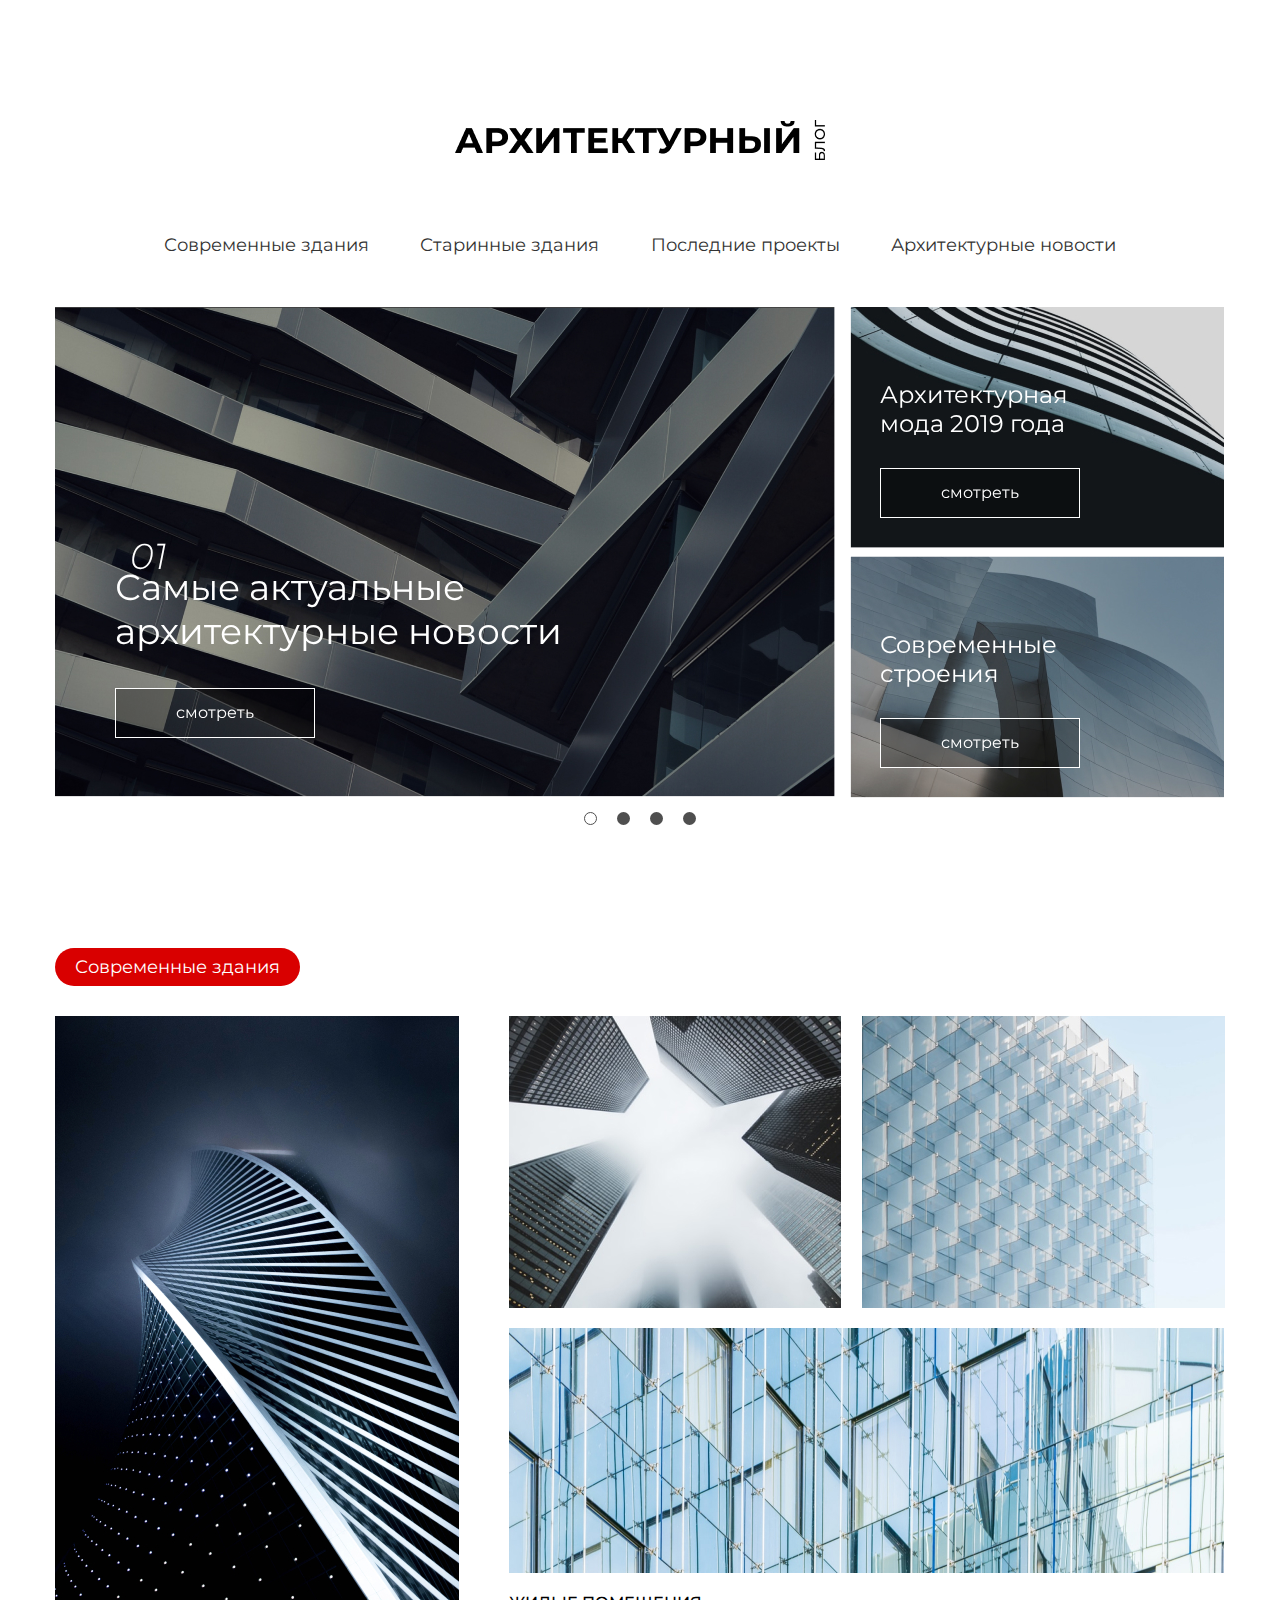
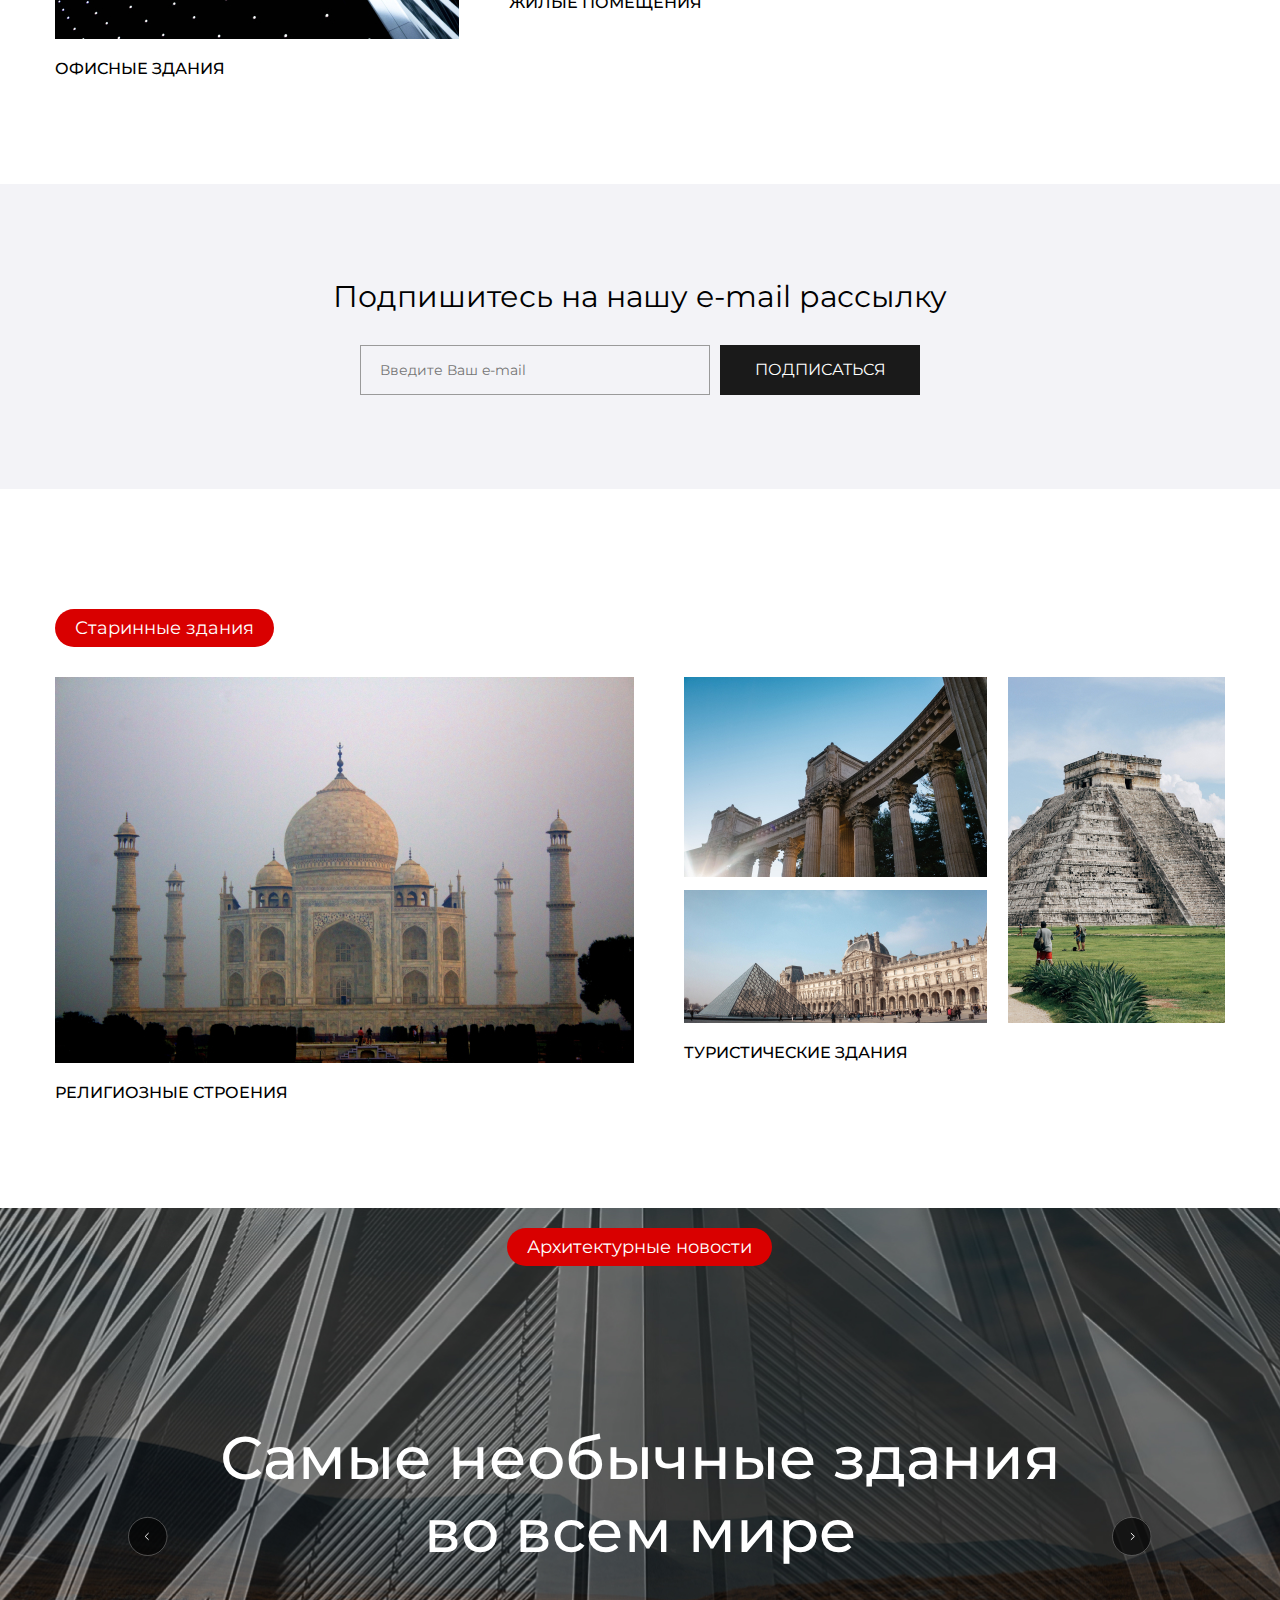
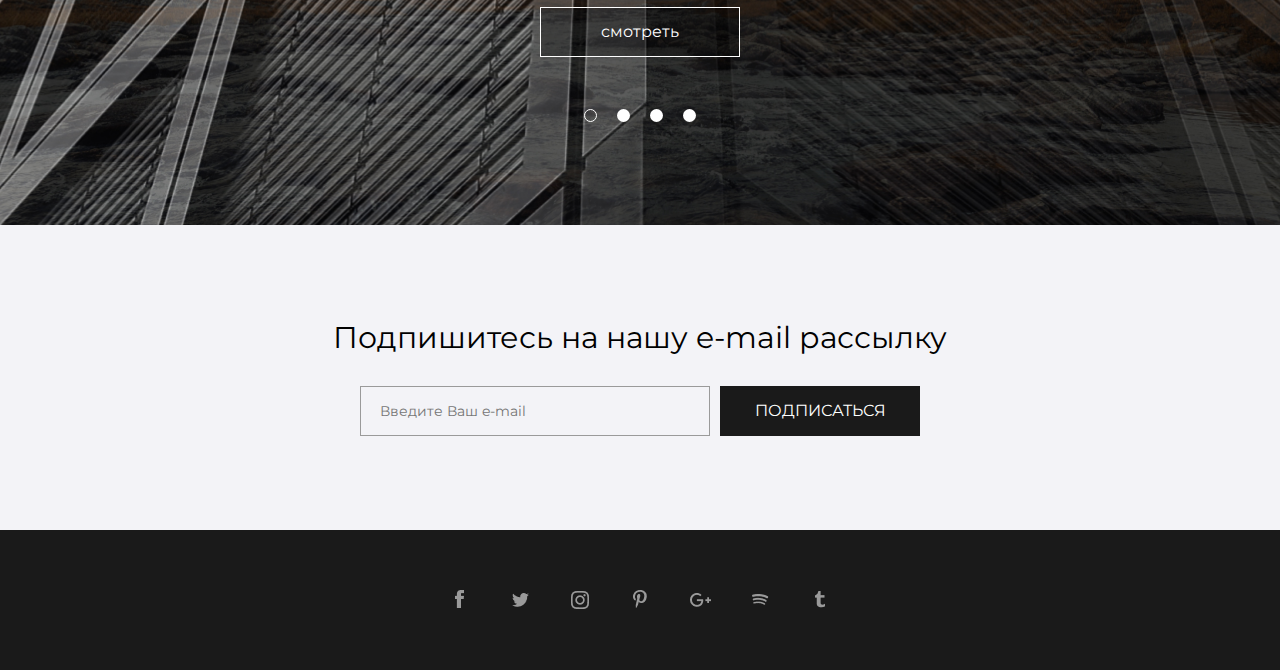
<file: index.html>
<!DOCTYPE html>
<html lang="ru">

<head>
  <meta charset="UTF-8">
  <meta name="viewport" content="width=device-width, initial-scale=1.0">
  <link rel="stylesheet" href="css/style.css">
  <title>Архитектурный блог</title>
</head>

<body>
  <header class="page-header">
<div class="container1">
  <div class="page-header__rows">
    <a href="index.html" class="logo">
      <img src="img/main/Vector.png" width="370" height="40" alt="Логотип">
    </a>
    <nav class="main-nav">
      <ul class="main-nav__list">
        <li class="main-nav__item"><a href="architect_news.html">Современные здания</a></li>
        <li class="main-nav__item"><a href="architect_news.html">Старинные здания</a></li>
        <li class="main-nav__item"><a href="architect_news.html">Последние проекты</a></li>
        <li class="main-nav__item"><a href="architect_news.html">Архитектурные новости</a></li>
      </ul>
    </nav>
  </div>
</div>  </header>

  <main>
    <h1 class="visually-hidden">Архитектурный блог</h1>
    <section class="introduction">
      <div class="container2">
        <h2 class="visually-hidden">Введение</h2>

        <div class="slider">
          <div class="slider__item">
            <div class="intr__row">
              <div class="intr-content__big">
                <img src="img/main/Bitmap.jpg" alt="Здание">
                <p class="intr-content__number">01</p>
                <p>Самые актуальные архитектурные новости</p>
                <a href="#" class="btn">смотреть</a>
              </div>
              <div class="intr-content__small">
                <div class="intr-content__item">
                  <img src="img/main/Bitmap (1).jpg" alt="Здание">
                  <p>Архитектурная мода 2019 года</p>
                  <a href="#" class="btn">смотреть</a>
                </div>
                <div class="intr-content__item">
                  <img src="img/main/Bitmap (2).jpg" alt="Здание">
                  <p>Современные строения </p>
                  <a href="#" class="btn">смотреть</a>
                </div>
              </div>
            </div>
          </div>

          <div class="slider__item">
            <div class="intr__row">
              <div class="intr-content__big">
                <img src="img/main/Bitmap.jpg" alt="Здание">
                <p class="intr-content__number">02</p>
                <p>Самые актуальные архитектурные новости</p>
                <a href="#" class="btn">смотреть</a>
              </div>
              <div class="intr-content__small">
                <div class="intr-content__item">
                  <img src="img/main/Bitmap (1).jpg" alt="Здание">
                  <p>Архитектурная мода 2019 года</p>
                  <a href="#" class="btn">смотреть</a>
                </div>
                <div class="intr-content__item">
                  <img src="img/main/Bitmap (2).jpg" alt="Здание">
                  <p>Современные строения </p>
                  <a href="#" class="btn">смотреть</a>
                </div>
              </div>
            </div>
          </div>

          <div class="slider__item">
            <div class="intr__row">
              <div class="intr-content__big">
                <img src="img/main/Bitmap.jpg" alt="Здание">
                <p class="intr-content__number">03</p>
                <p>Самые актуальные архитектурные новости</p>
                <a href="#" class="btn">смотреть</a>
              </div>
              <div class="intr-content__small">
                <div class="intr-content__item">
                  <img src="img/main/Bitmap (1).jpg" alt="Здание">
                  <p>Архитектурная мода 2019 года</p>
                  <a href="#" class="btn">смотреть</a>
                </div>
                <div class="intr-content__item">
                  <img src="img/main/Bitmap (2).jpg" alt="Здание">
                  <p>Современные строения </p>
                  <a href="#" class="btn">смотреть</a>
                </div>
              </div>
            </div>
          </div>


          <div class="slider__item">
            <div class="intr__row">
              <div class="intr-content__big">
                <img src="img/main/Bitmap.jpg" alt="Здание">
                <p class="intr-content__number">04</p>
                <p>Самые актуальные архитектурные новости</p>
                <a href="#" class="btn">смотреть</a>
              </div>
              <div class="intr-content__small">
                <div class="intr-content__item">
                  <img src="img/main/Bitmap (1).jpg" alt="Здание">
                  <p>Архитектурная мода 2019 года</p>
                  <a href="#" class="btn">смотреть</a>
                </div>
                <div class="intr-content__item">
                  <img src="img/main/Bitmap (2).jpg" alt="Здание">
                  <p>Современные строения </p>
                  <a href="#" class="btn">смотреть</a>
                </div>
              </div>
            </div>
          </div>

        </div>
    </section>

    <section class="Modern-buildings">
      <div class="container2">
        <h2 class="red-heading">Современные здания</h2>
        <div class="Modern-buildings__row">
          <div class="Modern-buildings__office">
            <img src="img/main/sasha-yudaev-FOYsU4uQqqM-unsplash 1.jpg" alt="Здание">
            <a href="#">офисные здания</a>
          </div>
          <div class="Modern-buildings__residential">
            <div class="Modern-buildings__top">
              <img src="img/main/yann-allegre-v1jO6pN45_4-unsplash 1.jpg" alt="Здание">
              <img src="img/main/jude-beck-sPuSvj2g_C8-unsplash 1.jpg" alt="Здание">
            </div>
            <div class="Modern-buildings__bottom">
              <img src="img/main/mark-boss-Xf2kJBZ2aJA-unsplash 1.jpg" alt="Здание">
              <a href="#">жилые помещения</a>
            </div>
          </div>
        </div>
      </div>
    </section>

<section class="form-mailing">
  <form class="form" id="form" action="#">
    <h2 class="visually-hidden">Форма подписки</h2>
    <div class="form__group">
      <label for="formEmail" class="form__label">Подпишитесь на нашу e-mail рассылку</label>
      <input id="formEmail" type="text" name="email" class="form__input" placeholder="Введите Ваш e-mail">
      <button class="form__button" type="submit">подписаться</button>
    </div>
  </form>
</section>

    <section class="Old-build">
      <div class="container2">
        <h2 class="red-heading">Старинные здания</h2>
        <div class="Old-build__row">
          <div class="Old-build__religious">
            <img src="img/main/krishna-moorthy-d-SPvxAdwoUzw-unsplash 1.jpg" alt="Здание">
            <a href="#">религиозные строения</a>
          </div>
          <div class="Old-build__tourist">
            <div class="Old-build__left">
              <img src="img/main/ashim-d-silva-_4HhZOUEwmw-unsplash 1.jpg" alt="Здание">
              <img src="img/main/yeo-khee-hyZ8ln856Ag-unsplash 1.jpg" alt="Здание">
              <a href="#">туристические здания</a>
            </div>
            <div class="Old-build__right">
              <img src="img/main/filip-gielda-VPavA7BBxK0-unsplash 1.jpg" alt="Здание">
            </div>
          </div>
        </div>
      </div>
    </section>

    <section class="news">
      <h2 class="red-heading">Архитектурные новости</h2>

      <div class="slider1">
        <div class="slider__item">
          <img src="img/main/Bitmap (3).jpg" alt="здание">
          <p>Самые необычные здания <span>во всем мире</span></p>
          <a class="btn" href="#">смотреть</a>
        </div>

        <div class="slider__item">
          <img src="img/main/2.jpg" alt="здание">
          <p>Самые необычные здания <span>во всем мире</span></p>
          <a class="btn" href="#">смотреть</a>
        </div>

        <div class="slider__item">
          <img src="img/main/3.jpg" alt="здание">
          <p>Самые необычные здания <span>во всем мире</span></p>
          <a class="btn" href="#">смотреть</a>
        </div>

        <div class="slider__item">
          <img src="img/main/4.jpg" alt="здание">
          <p>Самые необычные здания <span>во всем мире</span></p>
          <a class="btn" href="#">смотреть</a>
        </div>
      </div>

    </section>

<section class="form-mailing">
  <form class="form" id="form" action="#">
    <h2 class="visually-hidden">Форма подписки</h2>
    <div class="form__group">
      <label for="formEmail" class="form__label">Подпишитесь на нашу e-mail рассылку</label>
      <input id="formEmail" type="text" name="email" class="form__input" placeholder="Введите Ваш e-mail">
      <button class="form__button" type="submit">подписаться</button>
    </div>
  </form>
</section>
  </main>

<footer class="footer">
  <div class="footer__container">
    <div class="footer__row">
      <a class="social-btn-fb social-btn" href="#">Фейсбук</a>
      <a class="social-btn-tv social-btn" href="#">Твитер</a>
      <a class="social-btn-in social-btn" href="#">Инстаграм</a>
      <a class="social-btn-p social-btn" href="#">Пинтерест</a>
      <a class="social-btn-go social-btn" href="#">Гугл</a>
      <a class="social-btn-hy social-btn" href="#">Спотифай</a>
      <a class="social-btn-t social-btn" href="#">Тамбл</a>
    </div>
  </div>
</footer>
  <script src="https://code.jquery.com/jquery-3.6.0.min.js"></script>
  <script src="js/slick.min.js"></script>
  <script src="js/script.js"></script>
</body>

</html>
</file>
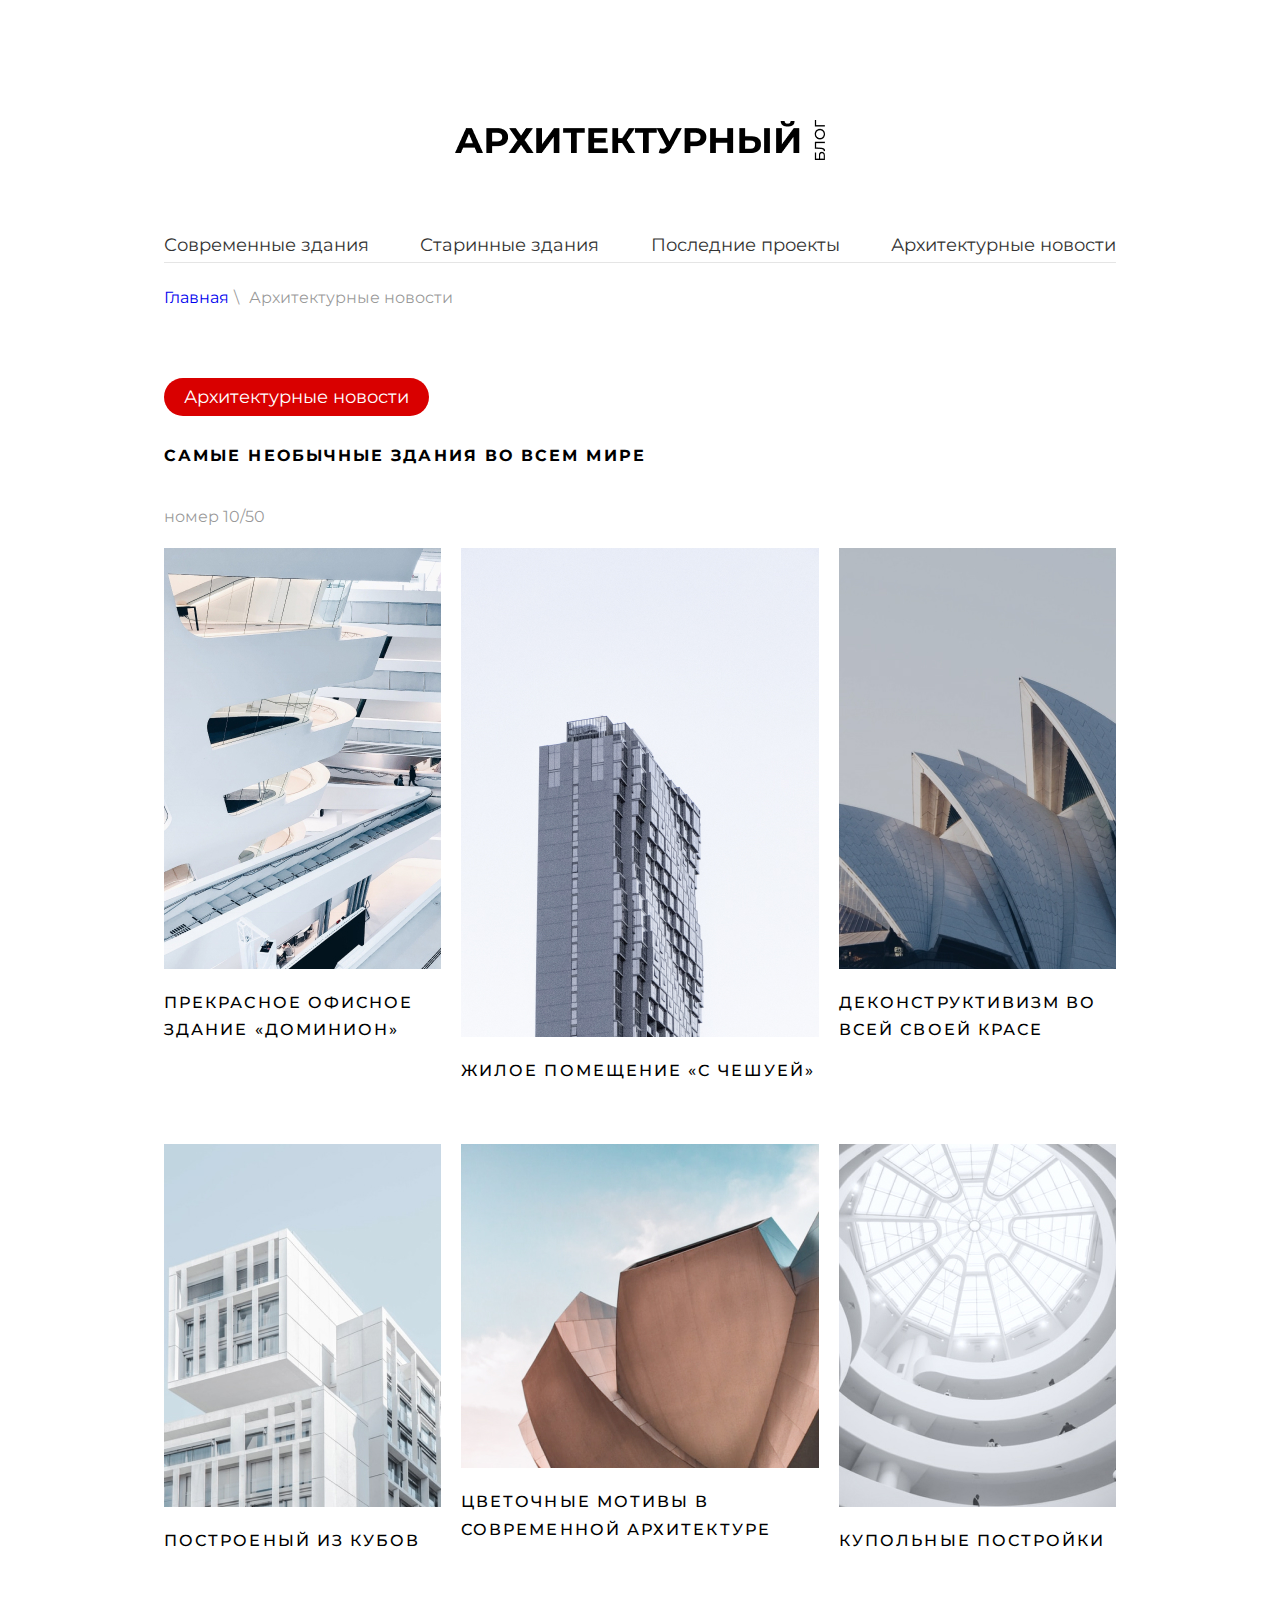
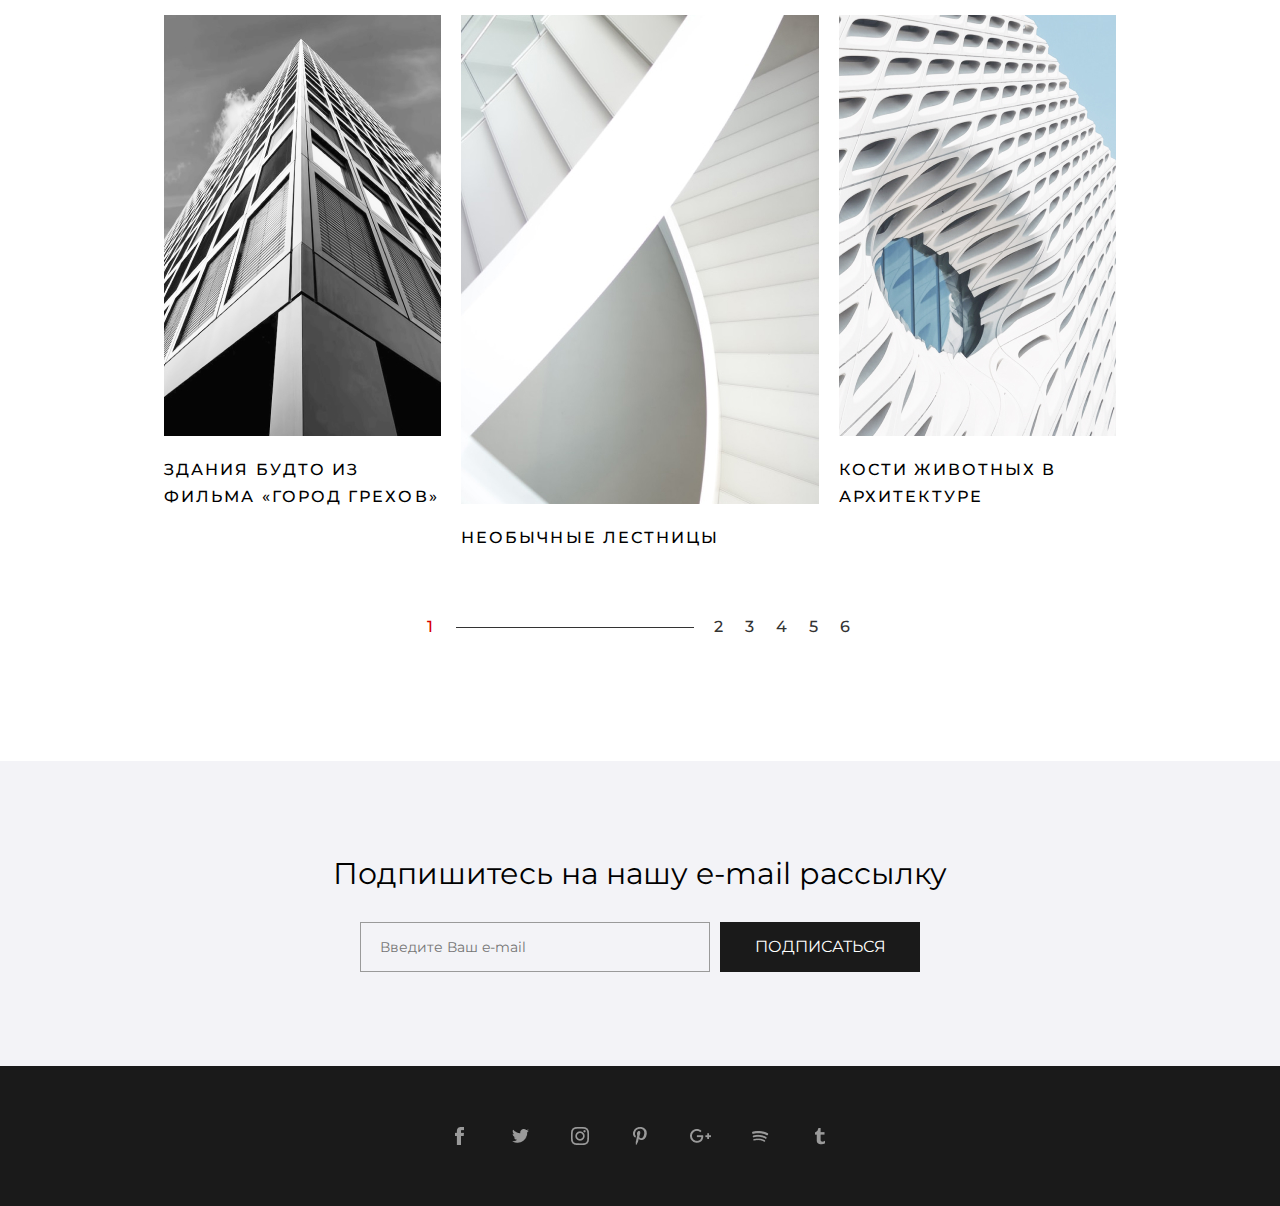
<file: architect_news.html>
<!DOCTYPE html>
<html lang="ru">

<head>
  <meta charset="UTF-8">
  <meta name="viewport" content="width=device-width, initial-scale=1.0">
  <link rel="stylesheet" href="css/style.css">
  <title>Архитектурный блог</title>
</head>

<body>
  <header class="page-header">
<div class="container1">
  <div class="page-header__rows">
    <a href="index.html" class="logo">
      <img src="img/main/Vector.png" width="370" height="40" alt="Логотип">
    </a>
    <nav class="main-nav">
      <ul class="main-nav__list">
        <li class="main-nav__item"><a href="architect_news.html">Современные здания</a></li>
        <li class="main-nav__item"><a href="architect_news.html">Старинные здания</a></li>
        <li class="main-nav__item"><a href="architect_news.html">Последние проекты</a></li>
        <li class="main-nav__item"><a href="architect_news.html">Архитектурные новости</a></li>
      </ul>
    </nav>
  </div>
</div>
    <div class="container1">
      <ol class="main-breadcrumbs">
        <li><a href="index.html"><span>Главная</span></a></li>
        <li class="active"><span>Архитектурные новости</span></li>
      </ol>
    </div>
  </header>

  <main>
    <div class="container1">
      <h1 class="red-heading">Архитектурные новости</h1>
    </div>
    <section class="main-content">
      <div class="container1">
        <h2 class="main-content__heading">Самые необычные здания во всем мире</h2>
        <p class="main-content__heading__num">номер 10/50</p>
        <ul class="news-list">
          <li>
            <a href="news-item.html">
              <div class="image">
                <img src="img/news/martino-pietropoli-rcCyqpGwWb8-unsplash 3.jpg" width="277" height="421" alt="Здание">
                <button>перейти</button>
              </div>
              <p>прекрасное Офисное здание «Доминион»</p>
            </a>
          </li>
          <li>
            <a href="news-item.html">
              <div class="image">
                <img src="img/news/mitchell-luo-Rzvqw-4EQ00-unsplash 3.jpg" width="358" height="489" alt="Здание">
                <button>перейти</button>
              </div>
              <p>жилое помещение «с чешуей»</p>
            </a>
          </li>
          <li>
            <a href="news-item.html">
              <div class="image">
                <img src="img/news/Mask Group.jpg" width="277" height="421" alt="Здание">
                <button>перейти</button>
              </div>
              <p>деконструктивизм во всей своей красе</p>
            </a>
          </li>
          <li>
            <a href="news-item.html">
              <div class="image">
                <img src="img/news/martino-pietropoli-rcCyqpGwWb8-unsplash 2.jpg" width="277" height="363" alt="Здание">
                <button>перейти</button>
              </div>
              <p>построеный из кубов</p>
            </a>
          </li>
          <li>
            <a href="news-item.html">
              <div class="image">
                <img src="img/news/mitchell-luo-Rzvqw-4EQ00-unsplash 2.jpg" width="358" height="324" alt="Здание">
                <button>перейти</button>
              </div>
              <p>цветочные мотивы в современной архитектуре</p>
            </a>
          </li>
          <li>
            <a href="news-item.html">
              <div class="image">
                <img src="img/news/Mask Group (1).jpg" width="277" height="363" alt="Здание">
                <button>перейти</button>
              </div>
              <p>купольные постройки</p>
            </a>
          </li>
          <li>
            <a href="news-item.html">
              <div class="image">
                <img src="img/news/martino-pietropoli-rcCyqpGwWb8-unsplash 5.jpg" width="277" height="421" alt="Здание">
                <button>перейти</button>
              </div>
              <p>здания будто из фильма «город грехов»</p>
            </a>
          </li>
          <li>
            <a href="news-item.html">
              <div class="image">
                <img src="img/news/mitchell-luo-Rzvqw-4EQ00-unsplash 5.jpg" width="358" height="489" alt="Здание">
                <button>перейти</button>
              </div>
              <p>необычные лестницы</p>
            </a>
          </li>
          <li>
            <a href="news-item.html">
              <div class="image">
                <img src="img/news/Mask Group (2).jpg" width="277" height="421" alt="Здание">
                <button>перейти</button>
              </div>
              <p>кости животных в архитектуре</p>
            </a>
          </li>
        </ul>
        <ul class="number-page">
          <li class="active"><a href="#">1</a></li>
          <li><a href="#">2</a></li>
          <li><a href="#">3</a></li>
          <li><a href="#">4</a></li>
          <li><a href="#">5</a></li>
          <li><a href="#">6</a></li>
        </ul>
      </div>
    </section>

<section class="form-mailing">
  <form class="form" id="form" action="#">
    <h2 class="visually-hidden">Форма подписки</h2>
    <div class="form__group">
      <label for="formEmail" class="form__label">Подпишитесь на нашу e-mail рассылку</label>
      <input id="formEmail" type="text" name="email" class="form__input" placeholder="Введите Ваш e-mail">
      <button class="form__button" type="submit">подписаться</button>
    </div>
  </form>
</section>
  </main>

<footer class="footer">
  <div class="footer__container">
    <div class="footer__row">
      <a class="social-btn-fb social-btn" href="#">Фейсбук</a>
      <a class="social-btn-tv social-btn" href="#">Твитер</a>
      <a class="social-btn-in social-btn" href="#">Инстаграм</a>
      <a class="social-btn-p social-btn" href="#">Пинтерест</a>
      <a class="social-btn-go social-btn" href="#">Гугл</a>
      <a class="social-btn-hy social-btn" href="#">Спотифай</a>
      <a class="social-btn-t social-btn" href="#">Тамбл</a>
    </div>
  </div>
</footer>
</body>

</html>
</file>
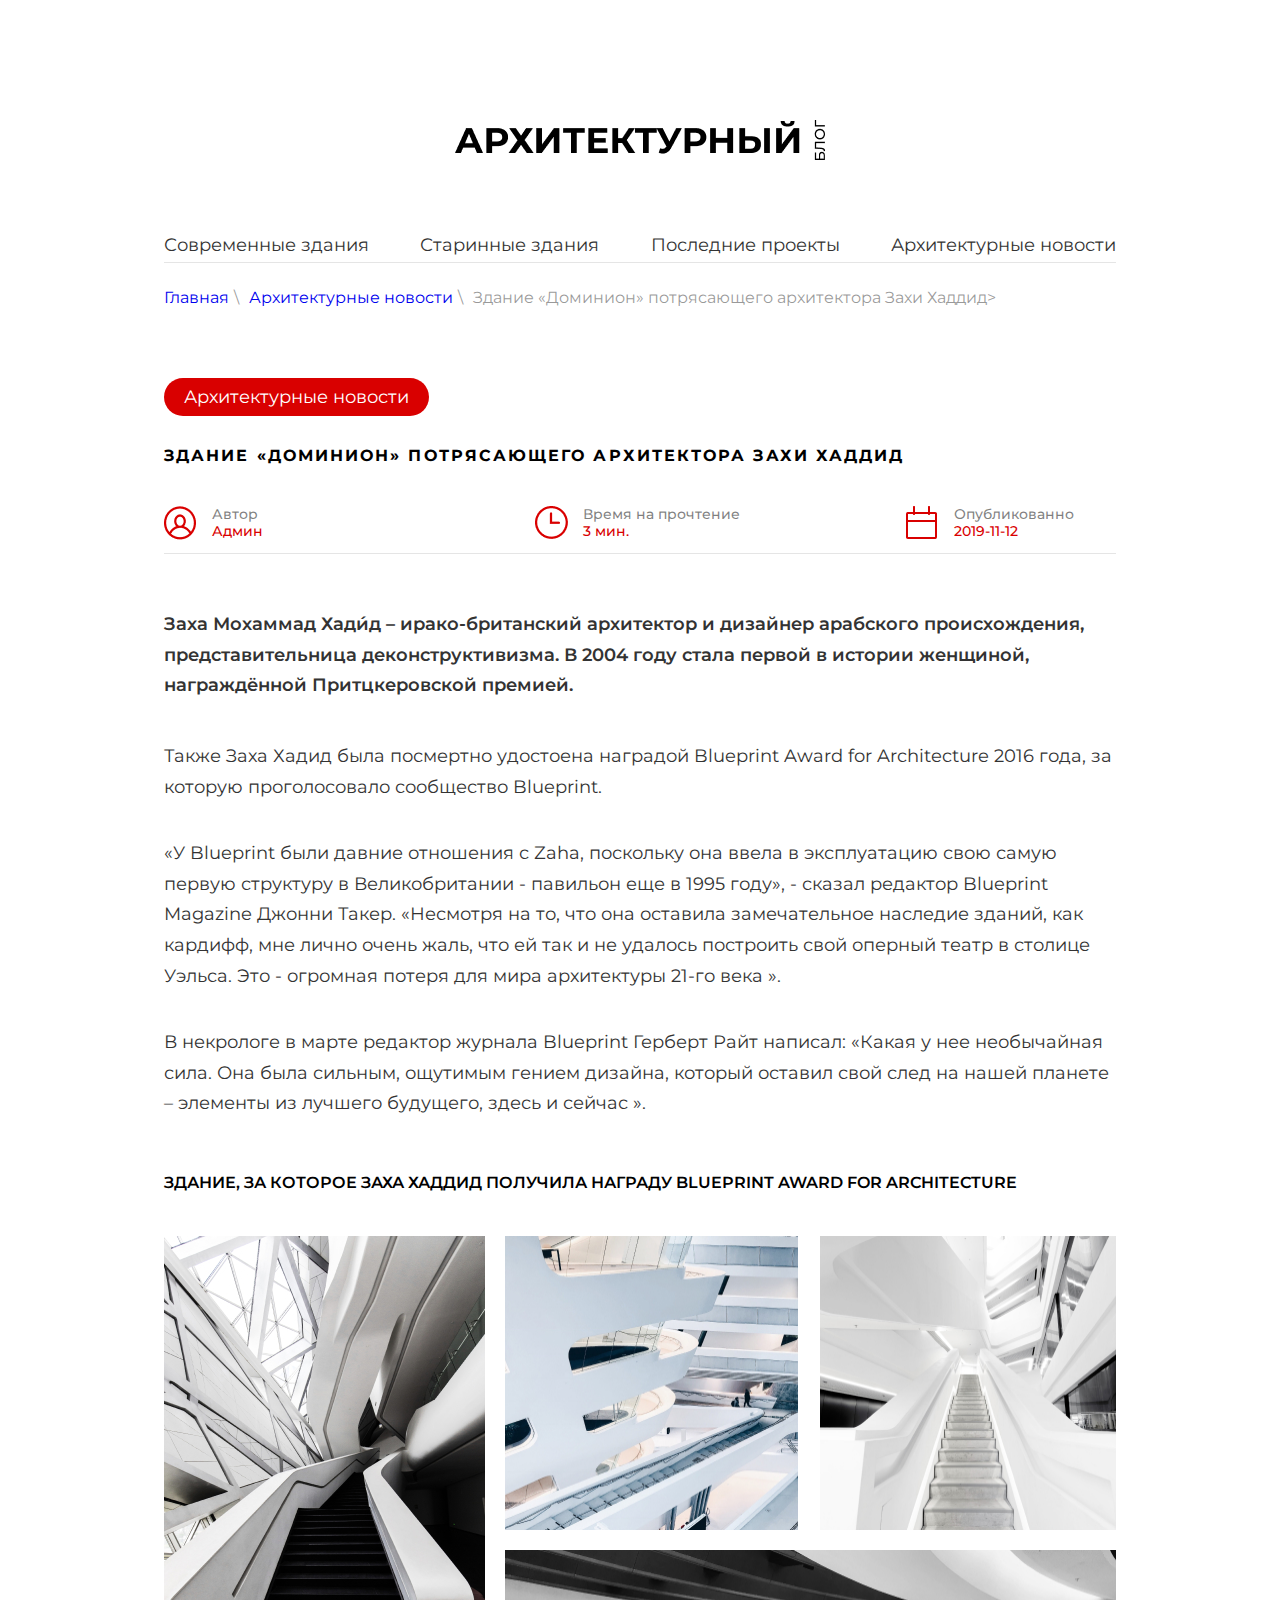
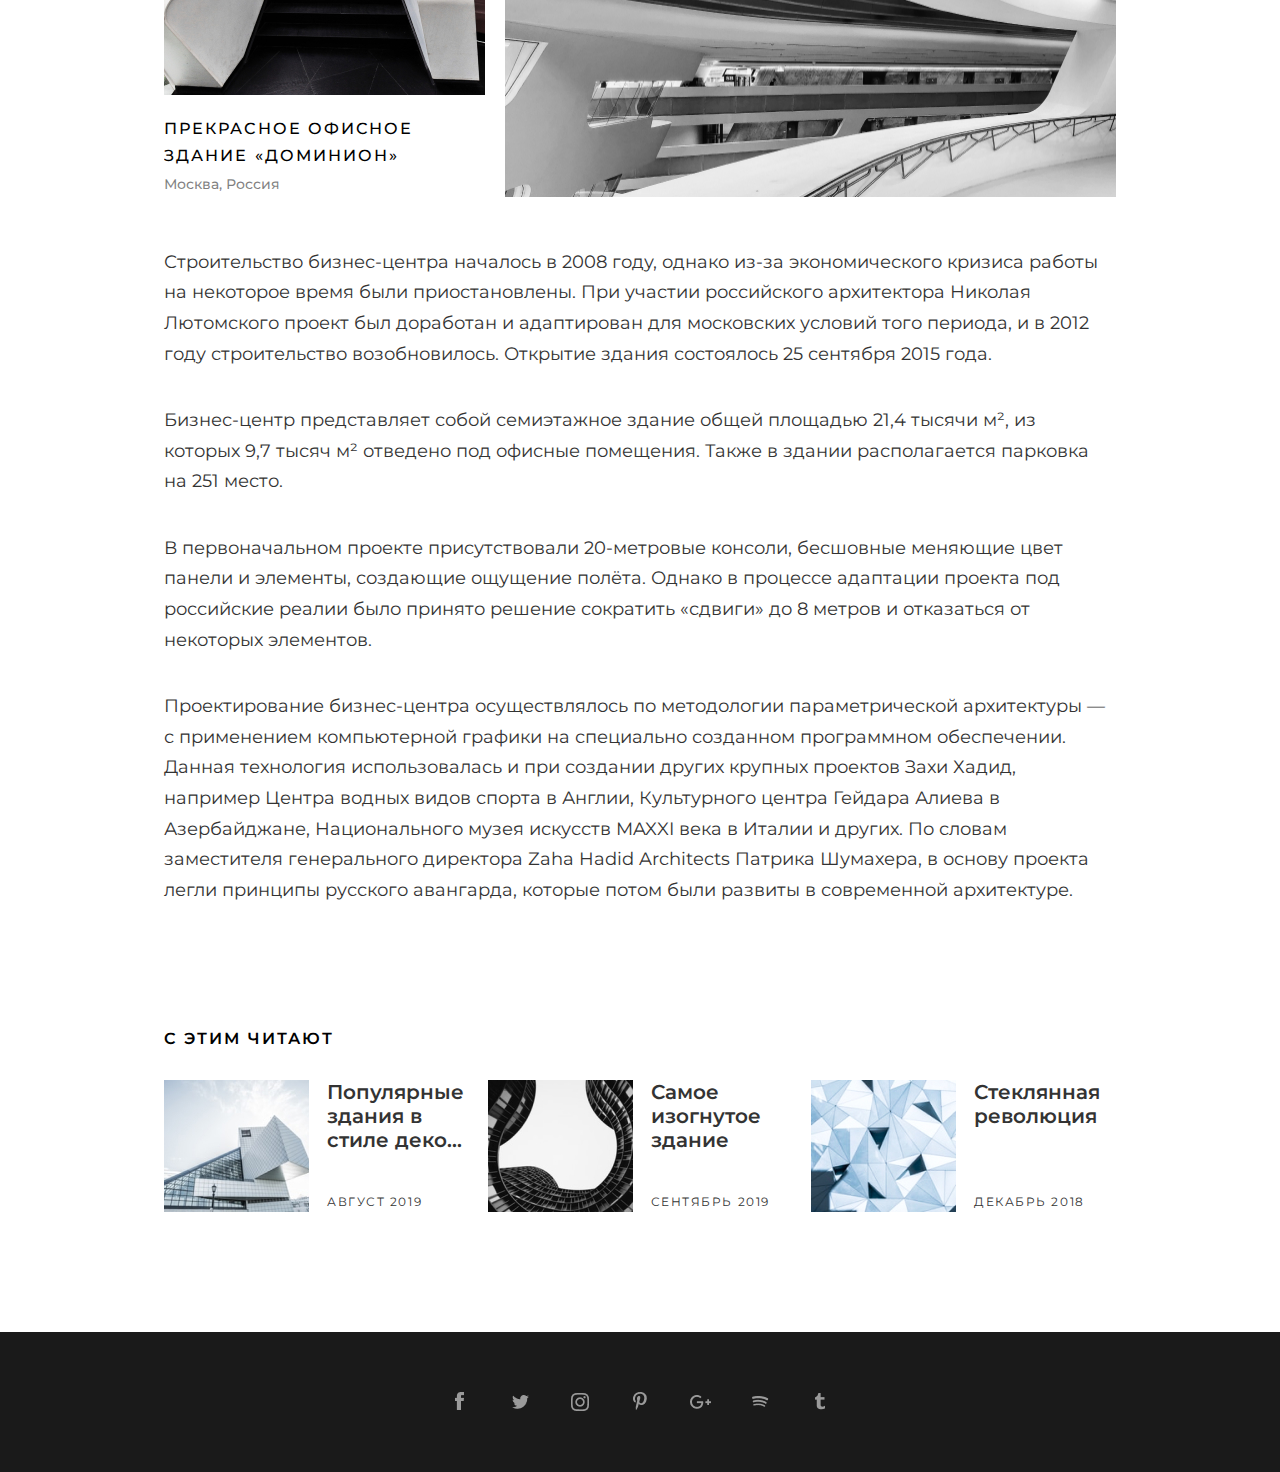
<file: news-item.html>
<!DOCTYPE html>
<html lang="ru">

<head>
  <meta charset="UTF-8">
  <meta name="viewport" content="width=device-width, initial-scale=1.0">
  <link rel="stylesheet" href="css/style.css">
  <title>Архитектурный блог</title>
</head>

<body>
  <header class="page-header">
<div class="container1">
  <div class="page-header__rows">
    <a href="index.html" class="logo">
      <img src="img/main/Vector.png" width="370" height="40" alt="Логотип">
    </a>
    <nav class="main-nav">
      <ul class="main-nav__list">
        <li class="main-nav__item"><a href="architect_news.html">Современные здания</a></li>
        <li class="main-nav__item"><a href="architect_news.html">Старинные здания</a></li>
        <li class="main-nav__item"><a href="architect_news.html">Последние проекты</a></li>
        <li class="main-nav__item"><a href="architect_news.html">Архитектурные новости</a></li>
      </ul>
    </nav>
  </div>
</div>
    <div class="container1">
      <ol class="main-breadcrumbs">
        <li><a href="index.html"><span>Главная</span></a></li>
        <li><a href="news-item.html"><span>Архитектурные новости</span></a></li>
        <li class="active">Здание «Доминион» потрясающего архитектора Захи Хаддид></li>
      </ol>
    </div>
  </header>

  <main>
    <div class="container1">
      <h1 class="red-heading">Архитектурные новости</h1>
      <section class="main-content">
        <h2>здание «Доминион» потрясающего архитектора захи хаддид</h2>
        <ul class="author">
          <li>Автор <br><span>Админ</span></li>
          <li>Время на прочтение<br><span>3 мин.</span></li>
          <li>Опубликованно<br><span>2019-11-12</span></li>
        </ul>
        <p class="bold">Заха Мохаммад Хади́д – ирако-британский архитектор и дизайнер арабского происхождения,
          представительница деконструктивизма. В 2004 году стала первой в истории женщиной, награждённой Притцкеровской
          премией. </p>
        <div class="text">
          <p>Также Заха Хадид была посмертно удостоена наградой Blueprint Award for Architecture 2016 года, за которую
            проголосовало сообщество Blueprint.</p>
          <p>«У Blueprint были давние отношения с Zaha, поскольку она ввела в эксплуатацию свою самую первую структуру в
            Великобритании - павильон еще в 1995 году», - сказал редактор Blueprint Magazine Джонни Такер. «Несмотря на
            то,
            что она оставила замечательное наследие зданий, как кардифф, мне лично очень жаль, что ей так и не удалось
            построить свой оперный театр в столице Уэльса. Это - огромная потеря для мира архитектуры 21-го века ».</p>
          <p>В некрологе в марте редактор журнала Blueprint Герберт Райт написал: «Какая у нее необычайная сила. Она
            была
            сильным, ощутимым гением дизайна, который оставил свой след на нашей планете – элементы из лучшего будущего,
            здесь и сейчас ».</p>
        </div>
        <div class="foto-block">
          <h2>Здание, за которое Заха Хаддид получила награду Blueprint Award for Architecture</h2>
          <div class="foto-block__row">
            <div class="foto__left">
              <img src="img/building/denys-nevozhai-DEEJP2_U_x4-unsplash 1.jpg" alt="здание">
              <p>прекрасное Офисное здание «Доминион»<br><span>Москва, Россия</span></p>
            </div>
            <div class="foto__right">
              <img src="img/building/martino-pietropoli-rcCyqpGwWb8-unsplash 1.jpg" alt="здание">
              <img src="img/building/shirley-xu-ZsPT5__VRHE-unsplash 1.jpg" alt="здание">
              <img src="img/building/martino-pietropoli-6R9nlHsjhTU-unsplash 1.jpg" alt="здание">
            </div>
          </div>
        </div>
        <div class="text2">
          <p>Строительство бизнес-центра началось в 2008 году, однако из-за экономического кризиса работы на некоторое
            время
            были приостановлены. При участии российского архитектора Николая Лютомского проект был доработан и
            адаптирован
            для московских условий того периода, и в 2012 году строительство возобновилось. Открытие здания состоялось
            25
            сентября 2015 года.</p>
          <p>Бизнес-центр представляет собой семиэтажное здание общей площадью 21,4 тысячи м², из которых 9,7 тысяч м²
            отведено под офисные помещения. Также в здании располагается парковка на 251 место.</p>
          <p>В первоначальном проекте присутствовали 20-метровые консоли, бесшовные меняющие цвет панели и элементы,
            создающие ощущение полёта. Однако в процессе адаптации проекта под российские реалии было принято решение
            сократить «сдвиги» до 8 метров и отказаться от некоторых элементов.</p>
          <p>Проектирование бизнес-центра осуществлялось по методологии параметрической архитектуры — с применением
            компьютерной графики на специально созданном программном обеспечении. Данная технология использовалась и при
            создании других крупных проектов Захи Хадид, например Центра водных видов спорта в Англии, Культурного
            центра
            Гейдара Алиева в Азербайджане, Национального музея искусств MAXXI века в Италии и других. По словам
            заместителя
            генерального директора Zaha Hadid Architects Патрика Шумахера, в основу проекта легли принципы русского
            авангарда, которые потом были развиты в современной архитектуре.</p>
        </div>
      </section>

      <article class="read-with">
        <h2>С этим читают</h2>
        <ul class="read-list">
          <li class="read-list-item">
            <a href="#">
              <div class="read-list-item">
                <img src="img/building/956f08a01735a684ee9fe95aa27973b0.jpg" width="145" height="132" alt="Здание">
                <div class="description">
                  <p>Популярные здания в стиле деко...</p>
                  <p>август 2019</p>
                </div>
              </div>
            </a>
          </li>
          <li class="read-list-item">
            <a href="#">
              <div class="read-list-item">
                <img src="img/building/Дом_печати_-_Казань.jpg" width="145" height="132" alt="Здание">
                <div class="description">
                  <p>Самое изогнутое здание</p>
                  <p>сентябрь 2019 </p>
                </div>
              </div>
            </a>
          </li>
          <li>
            <a href="#">
              <div class="read-list-item">
                <img src="img/building/0QJyK9n7Uyw.jpg" width="145" height="132" alt="Здание">
                <div class="description">
                  <p>Стеклянная революция</p>
                  <p>декабрь 2018</p>
                </div>
              </div>
            </a>
          </li>
        </ul>
      </article>
    </div>
  </main>

<footer class="footer">
  <div class="footer__container">
    <div class="footer__row">
      <a class="social-btn-fb social-btn" href="#">Фейсбук</a>
      <a class="social-btn-tv social-btn" href="#">Твитер</a>
      <a class="social-btn-in social-btn" href="#">Инстаграм</a>
      <a class="social-btn-p social-btn" href="#">Пинтерест</a>
      <a class="social-btn-go social-btn" href="#">Гугл</a>
      <a class="social-btn-hy social-btn" href="#">Спотифай</a>
      <a class="social-btn-t social-btn" href="#">Тамбл</a>
    </div>
  </div>
</footer>
</body>

</html>
</file>
<file: css/style.css>
@charset "UTF-8";
@import url("https://fonts.googleapis.com/css2?family=Montserrat:ital,wght@0,300;0,400;0,500;0,600;0,700;1,300&display=swap");
* {
  padding: 0;
  margin: 0;
  border: 0; }

*, *:before, *:after {
  -webkit-box-sizing: border-box;
  box-sizing: border-box; }

:focus, :active {
  outline: none; }

a:focus, a:active {
  outline: none; }

nav, footer, header, aside {
  display: block; }

html, body {
  height: 100%;
  width: 100%;
  font-size: 100%;
  line-height: 1;
  font-size: 14px;
  -ms-text-size-adjust: 100%;
  -moz-text-size-adjust: 100%;
  -webkit-text-size-adjust: 100%; }

input, button, textarea {
  font-family: inherit; }

input::-ms-clear {
  display: none; }

button {
  cursor: pointer; }

button::-moz-focus-inner {
  padding: 0;
  border: 0; }

a, a:visited {
  text-decoration: none; }

a:hover {
  text-decoration: none; }

ul li {
  list-style: none; }

img {
  vertical-align: top; }

h1, h2, h3, h4, h5, h6 {
  font-size: inherit;
  font-weight: 400; }

body {
  min-width: 1220px;
  height: 100%;
  font-size: 18px;
  line-height: 170%;
  font-family: "Montserrat", sans-serif;
  color: #000; }

.container1 {
  width: 952px;
  margin: 0 auto; }

.container2 {
  width: 1170px;
  margin: 0 auto; }

.visually-hidden {
  position: absolute;
  width: 1px;
  height: 1px;
  margin: -1px;
  padding: 0;
  overflow: hidden;
  border: 0;
  clip: rect(0 0 0 0); }

.btn {
  display: -webkit-box;
  display: -ms-flexbox;
  display: flex;
  text-align: center;
  -webkit-box-pack: center;
      -ms-flex-pack: center;
          justify-content: center;
  -webkit-box-align: center;
      -ms-flex-align: center;
          align-items: center;
  font-size: 16px;
  font-weight: 400;
  line-height: 19.5px;
  border: 1px solid white;
  height: 50px;
  width: 200px;
  background-color: rgba(0, 0, 0, 0.3);
  color: white;
  -webkit-transition: 0.2s;
  transition: 0.2s; }

.btn:hover {
  background-color: rgba(0, 0, 0, 0.8);
  font-size: 17px; }

.red-heading {
  display: -webkit-inline-box;
  display: -ms-inline-flexbox;
  display: inline-flex;
  text-align: center;
  -webkit-box-pack: center;
      -ms-flex-pack: center;
          justify-content: center;
  -webkit-box-align: center;
      -ms-flex-align: center;
          align-items: center;
  padding: 0 20px 0 20px;
  margin: 20px 0 30px 0;
  border-radius: 19px;
  height: 38px;
  min-width: 200px;
  background-color: #d90000;
  font-size: 18px;
  line-height: 22px;
  color: #fff; }

.page-header {
  padding: 120px 0 45px 0; }
  .page-header .page-header__rows {
    display: -webkit-box;
    display: -ms-flexbox;
    display: flex;
    -webkit-box-orient: vertical;
    -webkit-box-direction: normal;
        -ms-flex-direction: column;
            flex-direction: column; }
  .page-header .logo {
    -ms-flex-item-align: center;
        -ms-grid-row-align: center;
        align-self: center;
    margin: 0 0 70px 0; }
  .page-header .main-nav__list {
    display: -webkit-box;
    display: -ms-flexbox;
    display: flex;
    -webkit-box-pack: justify;
        -ms-flex-pack: justify;
            justify-content: space-between;
    -ms-flex-wrap: wrap;
        flex-wrap: wrap; }
  .page-header .main-nav__item {
    border-bottom: 1px solid white; }
    .page-header .main-nav__item a {
      font-size: 18px;
      line-height: 22px;
      font-weight: 400;
      color: #333; }
    .page-header .main-nav__item:hover {
      border-bottom: 1px solid red; }

.form-mailing {
  padding: 94px 0;
  background-color: #f3f3f7; }
  .form-mailing .form {
    max-width: 800px;
    margin: 0px auto; }
    .form-mailing .form__group {
      display: -webkit-box;
      display: -ms-flexbox;
      display: flex;
      -webkit-box-pack: center;
          -ms-flex-pack: center;
              justify-content: center;
      -ms-flex-wrap: wrap;
          flex-wrap: wrap; }
    .form-mailing .form__label {
      font-size: 30px;
      line-height: 37px;
      margin: 0 0 30px 0; }
    .form-mailing .form__input {
      border: 1px solid #9a9a9a;
      background-color: #f3f3f7;
      width: 350px;
      height: 50px;
      margin-right: 10px;
      padding: 0 0 0 19px;
      font-size: 14px;
      line-height: 20px;
      color: #9a9a9a; }
    .form-mailing .form__button {
      display: -webkit-box;
      display: -ms-flexbox;
      display: flex;
      text-align: center;
      -webkit-box-pack: center;
          -ms-flex-pack: center;
              justify-content: center;
      -webkit-box-align: center;
          -ms-flex-align: center;
              align-items: center;
      font-size: 16px;
      font-weight: 400;
      line-height: 20px;
      text-transform: uppercase;
      height: 50px;
      width: 200px;
      background-color: #1a1a1a;
      color: white;
      -webkit-transition: 0.2s;
      transition: 0.2s; }

.footer {
  height: 140px;
  background-color: #1A1A1A;
  padding: 50px 0; }
  .footer .footer__container {
    width: 400px;
    height: 40px;
    margin: 0 auto; }
  .footer .footer__row {
    width: 400px;
    display: -webkit-box;
    display: -ms-flexbox;
    display: flex;
    -webkit-box-pack: justify;
        -ms-flex-pack: justify;
            justify-content: space-between; }
  .footer .social-btn {
    font-size: 0;
    width: 40px;
    height: 40px; }
  .footer .social-btn-fb {
    background: url("../img/main/1.png") center/auto auto no-repeat; }
  .footer .social-btn-tv {
    background: url("../img/main/2.png") center/auto auto no-repeat; }
  .footer .social-btn-in {
    background: url("../img/main/3.png") center/auto auto no-repeat; }
  .footer .social-btn-p {
    background: url("../img/main/4.png") center/auto auto no-repeat; }
  .footer .social-btn-go {
    background: url("../img/main/5.png") center/auto auto no-repeat; }
  .footer .social-btn-hy {
    background: url("../img/main/6.png") center/auto auto no-repeat; }
  .footer .social-btn-t {
    background: url("../img/main/7.png") center/auto auto no-repeat; }

.introduction {
  padding: 0 0 100px 0;
  /* Лента слайдов */ }
  .introduction .intr__row {
    display: -webkit-box;
    display: -ms-flexbox;
    display: flex;
    -webkit-box-pack: justify;
        -ms-flex-pack: justify;
            justify-content: space-between; }
  .introduction .intr-content__big {
    position: relative; }
    .introduction .intr-content__big a,
    .introduction .intr-content__big p {
      position: absolute; }
    .introduction .intr-content__big p {
      max-width: 623px;
      font-size: 36px;
      line-height: 44px;
      color: white;
      bottom: 145px;
      left: 60px; }
    .introduction .intr-content__big a {
      bottom: 60px;
      left: 60px; }
    .introduction .intr-content__big .intr-content__number {
      bottom: 220px;
      left: 75px;
      font-style: italic;
      font-weight: 300; }
  .introduction .intr-content__small .intr-content__item {
    position: relative; }
    .introduction .intr-content__small .intr-content__item a,
    .introduction .intr-content__small .intr-content__item p {
      position: absolute; }
    .introduction .intr-content__small .intr-content__item p {
      max-width: 243px;
      font-size: 24px;
      line-height: 29px;
      color: white;
      bottom: 110px;
      left: 30px; }
    .introduction .intr-content__small .intr-content__item a {
      bottom: 30px;
      left: 30px; }
  .introduction .intr-content__small .intr-content__item:first-child {
    margin-bottom: 8.3px; }
  .introduction .slick-list {
    overflow: hidden; }
  .introduction .slick-track {
    display: -webkit-box;
    display: -ms-flexbox;
    display: flex;
    -webkit-box-align: start;
        -ms-flex-align: start;
            align-items: flex-start; }
  .introduction .slider {
    position: relative; }
  .introduction .slider .slick-arrow {
    position: absolute;
    top: 50%;
    z-index: 10;
    font-size: 0; }
  .introduction .slider .slick-arrow.slick-prev {
    left: 0; }
  .introduction .slider .slick-arrow.slick-next {
    right: 0; }
  .introduction .slider .slick-dots {
    display: -webkit-box;
    display: -ms-flexbox;
    display: flex;
    -webkit-box-align: center;
        -ms-flex-align: center;
            align-items: center;
    -webkit-box-pack: center;
        -ms-flex-pack: center;
            justify-content: center; }
  .introduction .slider .slick-dots li {
    list-style: none;
    margin: 0 10px; }
  .introduction .slider .slick-dots li button {
    font-size: 0;
    width: 13px;
    height: 13px;
    background-color: #4F4F4F;
    border-radius: 50%; }
  .introduction .slider .slick-dots li.slick-active button {
    background-color: transparent;
    border: 1px solid #4F4F4F; }

.Modern-buildings {
  padding-bottom: 100px; }
  .Modern-buildings a {
    display: inline-block;
    text-transform: uppercase;
    font-size: 16px;
    font-weight: 500;
    line-height: 19.5px;
    color: #000;
    margin-top: 20px; }
  .Modern-buildings a:hover {
    border-bottom: 1px solid red; }
  .Modern-buildings__row {
    display: -webkit-box;
    display: -ms-flexbox;
    display: flex;
    -webkit-box-pack: justify;
        -ms-flex-pack: justify;
            justify-content: space-between; }
  .Modern-buildings__top {
    display: -webkit-box;
    display: -ms-flexbox;
    display: flex;
    -webkit-box-pack: justify;
        -ms-flex-pack: justify;
            justify-content: space-between;
    margin: 0 0 20px 0; }

.Old-build {
  padding: 100px 0 100px 0; }
  .Old-build a {
    display: inline-block;
    text-transform: uppercase;
    font-size: 16px;
    font-weight: 500;
    line-height: 19.5px;
    color: #000;
    margin-top: 20px; }
  .Old-build a:hover {
    border-bottom: 1px solid red; }
  .Old-build__row {
    display: -webkit-box;
    display: -ms-flexbox;
    display: flex;
    -webkit-box-pack: justify;
        -ms-flex-pack: justify;
            justify-content: space-between; }
  .Old-build__religious {
    margin-right: 50px; }
  .Old-build__tourist {
    display: -webkit-box;
    display: -ms-flexbox;
    display: flex;
    -webkit-box-pack: justify;
        -ms-flex-pack: justify;
            justify-content: space-between; }
  .Old-build__left img:first-child {
    margin: 0 0 13px 0; }

.news {
  position: relative;
  /* Лента слайдов */ }
  .news .red-heading {
    position: absolute;
    z-index: 10;
    left: calc(50% - 133px);
    z-index: 10000; }
  .news .slider__item {
    position: relative;
    height: 617px;
    overflow: hidden; }
    .news .slider__item a, .news .slider__item p {
      position: absolute;
      color: #fff; }
    .news .slider__item a {
      left: calc(50% - 100px);
      bottom: 168px; }
    .news .slider__item p {
      width: 900px;
      font-weight: 500;
      line-height: 73px;
      font-size: 60px;
      text-align: center;
      left: calc(50% - 450px);
      top: 213px; }
    .news .slider__item img {
      width: 100%;
      height: 100%;
      -o-object-fit: cover;
         object-fit: cover; }
  .news .slick-list {
    overflow: hidden; }
  .news .slick-track {
    display: -webkit-box;
    display: -ms-flexbox;
    display: flex;
    -webkit-box-align: start;
        -ms-flex-align: start;
            align-items: flex-start; }
  .news .slider1 {
    position: relative; }
  .news .slider1 .slick-arrow {
    position: absolute;
    top: 50%;
    z-index: 10000;
    font-size: 0;
    width: 40px;
    height: 40px; }
  .news .slider1 .slick-arrow.slick-prev {
    left: 10%;
    background: url(../img/main/left.svg) 0 0/100% no-repeat; }
  .news .slider1 .slick-arrow.slick-next {
    right: 10%;
    background: url(../img/main/right.svg) 0 0/100% no-repeat; }
  .news .slider1 .slick-dots {
    display: -webkit-box;
    display: -ms-flexbox;
    display: flex;
    -webkit-box-align: center;
        -ms-flex-align: center;
            align-items: center;
    -webkit-box-pack: center;
        -ms-flex-pack: center;
            justify-content: center;
    width: 91px;
    position: absolute;
    left: calc(50% - 45.5px);
    bottom: 100px;
    z-index: 10000; }
  .news .slider1 .slick-dots li {
    list-style: none;
    margin: 0 10px; }
  .news .slider1 .slick-dots li button {
    font-size: 0;
    width: 13px;
    height: 13px;
    background-color: #fff;
    border-radius: 50%; }
  .news .slider1 .slick-dots li.slick-active button {
    background-color: transparent;
    border: 1px solid #fff; }

.main-breadcrumbs {
  list-style: none;
  display: -webkit-box;
  display: -ms-flexbox;
  display: flex;
  font-size: 16px;
  color: rgba(51, 51, 51, 0.5);
  border-top: 1px solid rgba(0, 0, 0, 0.1);
  padding: 20px 0 0 0; }
  .main-breadcrumbs li:not(.active)::after {
    content: '\005C';
    margin: 0 10px 0 5px; }
  .main-breadcrumbs li.active {
    color: rgba(51, 51, 51, 0.5); }

.main-content__heading {
  font-weight: 700;
  font-size: 16px;
  line-height: 20px;
  letter-spacing: 0.13em;
  text-transform: uppercase; }

.main-content .main-content__heading__num {
  font-weight: 400;
  font-size: 16px;
  line-height: 22px;
  color: rgba(51, 51, 51, 0.5);
  margin: 0px 0 20px 0; }

.main-content .news-list {
  display: -webkit-box;
  display: -ms-flexbox;
  display: flex;
  -webkit-box-pack: justify;
      -ms-flex-pack: justify;
          justify-content: space-between;
  -ms-flex-wrap: wrap;
      flex-wrap: wrap; }
  .main-content .news-list li {
    width: 277px; }
    .main-content .news-list li a {
      display: block;
      font-weight: 500;
      font-size: 16px;
      line-height: 170%;
      letter-spacing: 0.13em;
      text-transform: uppercase;
      color: #000000; }
    .main-content .news-list li a:hover {
      color: #D90000; }
    .main-content .news-list li .image {
      position: relative;
      overflow: hidden;
      margin: 0 0 20px 0; }
    .main-content .news-list li img {
      -o-object-fit: cover;
         object-fit: cover; }
    .main-content .news-list li button {
      position: absolute;
      width: 150px;
      height: 46px;
      bottom: 0px;
      left: 0px;
      font-weight: 400;
      font-size: 12px;
      line-height: 15px;
      text-transform: uppercase;
      letter-spacing: 0.13em;
      color: #333333;
      opacity: 0; }
    .main-content .news-list li a:hover button {
      opacity: 1; }
    .main-content .news-list li button:after {
      content: '';
      background: url("../img/news/Vector.svg") 0 0 no-repeat;
      width: 10px;
      height: 13px;
      position: absolute;
      bottom: calc(50% - 7px);
      right: 18px;
      opacity: 0; }
    .main-content .news-list li a:hover button:after {
      opacity: 1; }
  .main-content .news-list li:nth-child(3n+2) {
    width: 358px; }
  .main-content .news-list li:nth-child(n+4) {
    margin-top: 60px; }

.main-content .number-page {
  display: -webkit-box;
  display: -ms-flexbox;
  display: flex;
  -webkit-box-pack: center;
      -ms-flex-pack: center;
          justify-content: center;
  padding: 60px 0 120px 0; }
  .main-content .number-page li {
    margin: 0 10px 0 10px; }
  .main-content .number-page .active a {
    color: #d90000; }
  .main-content .number-page .active::after {
    content: '';
    display: inline-block;
    margin: 0 0 0 20px;
    border-top: 1px solid #333;
    width: 238.5px;
    height: 5px; }
  .main-content .number-page a {
    font-weight: 500;
    font-size: 16px;
    line-height: 170%;
    -webkit-box-align: center;
        -ms-flex-align: center;
            align-items: center;
    text-align: center;
    letter-spacing: 0.13em;
    text-transform: uppercase;
    color: #333333; }
  .main-content .number-page a:hover {
    color: #d90000; }

.main-content h2 {
  font-weight: 700;
  font-size: 16px;
  line-height: 20px;
  letter-spacing: 0.13em;
  text-transform: uppercase;
  color: #000000;
  margin: 0 0 40px 0; }

.main-content .author {
  display: -webkit-box;
  display: -ms-flexbox;
  display: flex;
  -webkit-box-pack: justify;
      -ms-flex-pack: justify;
          justify-content: space-between;
  padding: 0 0 10px 0;
  font-weight: 500;
  font-size: 14px;
  line-height: 17px;
  color: rgba(0, 0, 0, 0.5);
  border-bottom: 1px solid rgba(0, 0, 0, 0.1); }
  .main-content .author span {
    color: #D90000; }
  .main-content .author li {
    position: relative;
    width: 210px;
    height: 37px;
    padding: 0 0 0 48px; }
  .main-content .author li:nth-child(1)::before {
    content: '';
    background: url("../img/building/1.png") 0 0 no-repeat;
    position: absolute;
    width: 32px;
    height: 34px;
    top: 0;
    left: 0; }
  .main-content .author li:nth-child(2)::before {
    content: '';
    background: url("../img/building/2.png") 0 0 no-repeat;
    position: absolute;
    width: 33px;
    height: 34px;
    top: 0;
    left: 0; }
  .main-content .author li:nth-child(3)::before {
    content: '';
    background: url("../img/building/3.png") 0 0 no-repeat;
    position: absolute;
    width: 32px;
    height: 34px;
    top: 0;
    left: 0; }

.main-content .bold {
  padding: 55px 0 0 0;
  font-weight: 600;
  font-size: 18px;
  line-height: 170%;
  color: #333333; }

.main-content .text {
  font-weight: 400;
  font-size: 18px;
  line-height: 170%;
  color: #333333;
  padding: 40px 0 0 0; }
  .main-content .text p:nth-child(2) {
    margin: 2em 0 2em 0; }

.main-content .foto-block {
  padding: 50px 0 0 0; }
  .main-content .foto-block h2 {
    font-weight: 600;
    font-size: 16px;
    line-height: 170%;
    color: #000000;
    letter-spacing: normal; }
  .main-content .foto-block .foto-block__row {
    display: -webkit-box;
    display: -ms-flexbox;
    display: flex;
    -webkit-box-pack: justify;
        -ms-flex-pack: justify;
            justify-content: space-between;
    overflow: hidden; }
  .main-content .foto-block .foto__left {
    margin: 0 20px 0 0; }
    .main-content .foto-block .foto__left p {
      margin: 20px 0 0 0;
      font-weight: 500;
      font-size: 16px;
      line-height: 170%;
      letter-spacing: 0.13em;
      text-transform: uppercase;
      color: #000000; }
      .main-content .foto-block .foto__left p span {
        ont-weight: 400;
        font-size: 14px;
        line-height: 170%;
        letter-spacing: normal;
        text-transform: none;
        color: rgba(0, 0, 0, 0.5); }
  .main-content .foto-block .foto__right {
    display: -webkit-box;
    display: -ms-flexbox;
    display: flex;
    -webkit-box-pack: justify;
        -ms-flex-pack: justify;
            justify-content: space-between;
    -ms-flex-wrap: wrap;
        flex-wrap: wrap; }
    .main-content .foto-block .foto__right img:last-child {
      margin: 20px 0 0 0; }

.main-content .text2 {
  font-weight: 400;
  font-size: 18px;
  line-height: 170%;
  color: #333333;
  padding: 50px 0 0 0; }
  .main-content .text2 p:nth-child(2),
  .main-content .text2 p:nth-child(3) {
    margin: 2em 0 2em 0; }

.read-with {
  padding: 120px 0 0 0; }
  .read-with h2 {
    font-weight: 600;
    font-size: 16px;
    line-height: 170%;
    letter-spacing: 0.13em;
    text-transform: uppercase;
    color: #000000; }
  .read-with .read-list {
    padding: 27px 0 120px 0;
    display: -webkit-box;
    display: -ms-flexbox;
    display: flex;
    -webkit-box-pack: justify;
        -ms-flex-pack: justify;
            justify-content: space-between; }
    .read-with .read-list a {
      display: block; }
  .read-with .read-list-item {
    display: -webkit-box;
    display: -ms-flexbox;
    display: flex;
    -webkit-box-pack: justify;
        -ms-flex-pack: justify;
            justify-content: space-between;
    width: 305px; }
    .read-with .read-list-item .description {
      position: relative;
      margin: 0 0 0 18px; }
      .read-with .read-list-item .description p:first-child {
        font-weight: 600;
        font-size: 20px;
        line-height: 24px;
        color: #333333; }
      .read-with .read-list-item .description p:last-child {
        position: absolute;
        bottom: 0;
        left: 0;
        font-weight: 400;
        font-size: 12px;
        line-height: 20px;
        letter-spacing: 0.13em;
        text-transform: uppercase;
        color: #333333; }
</file>
